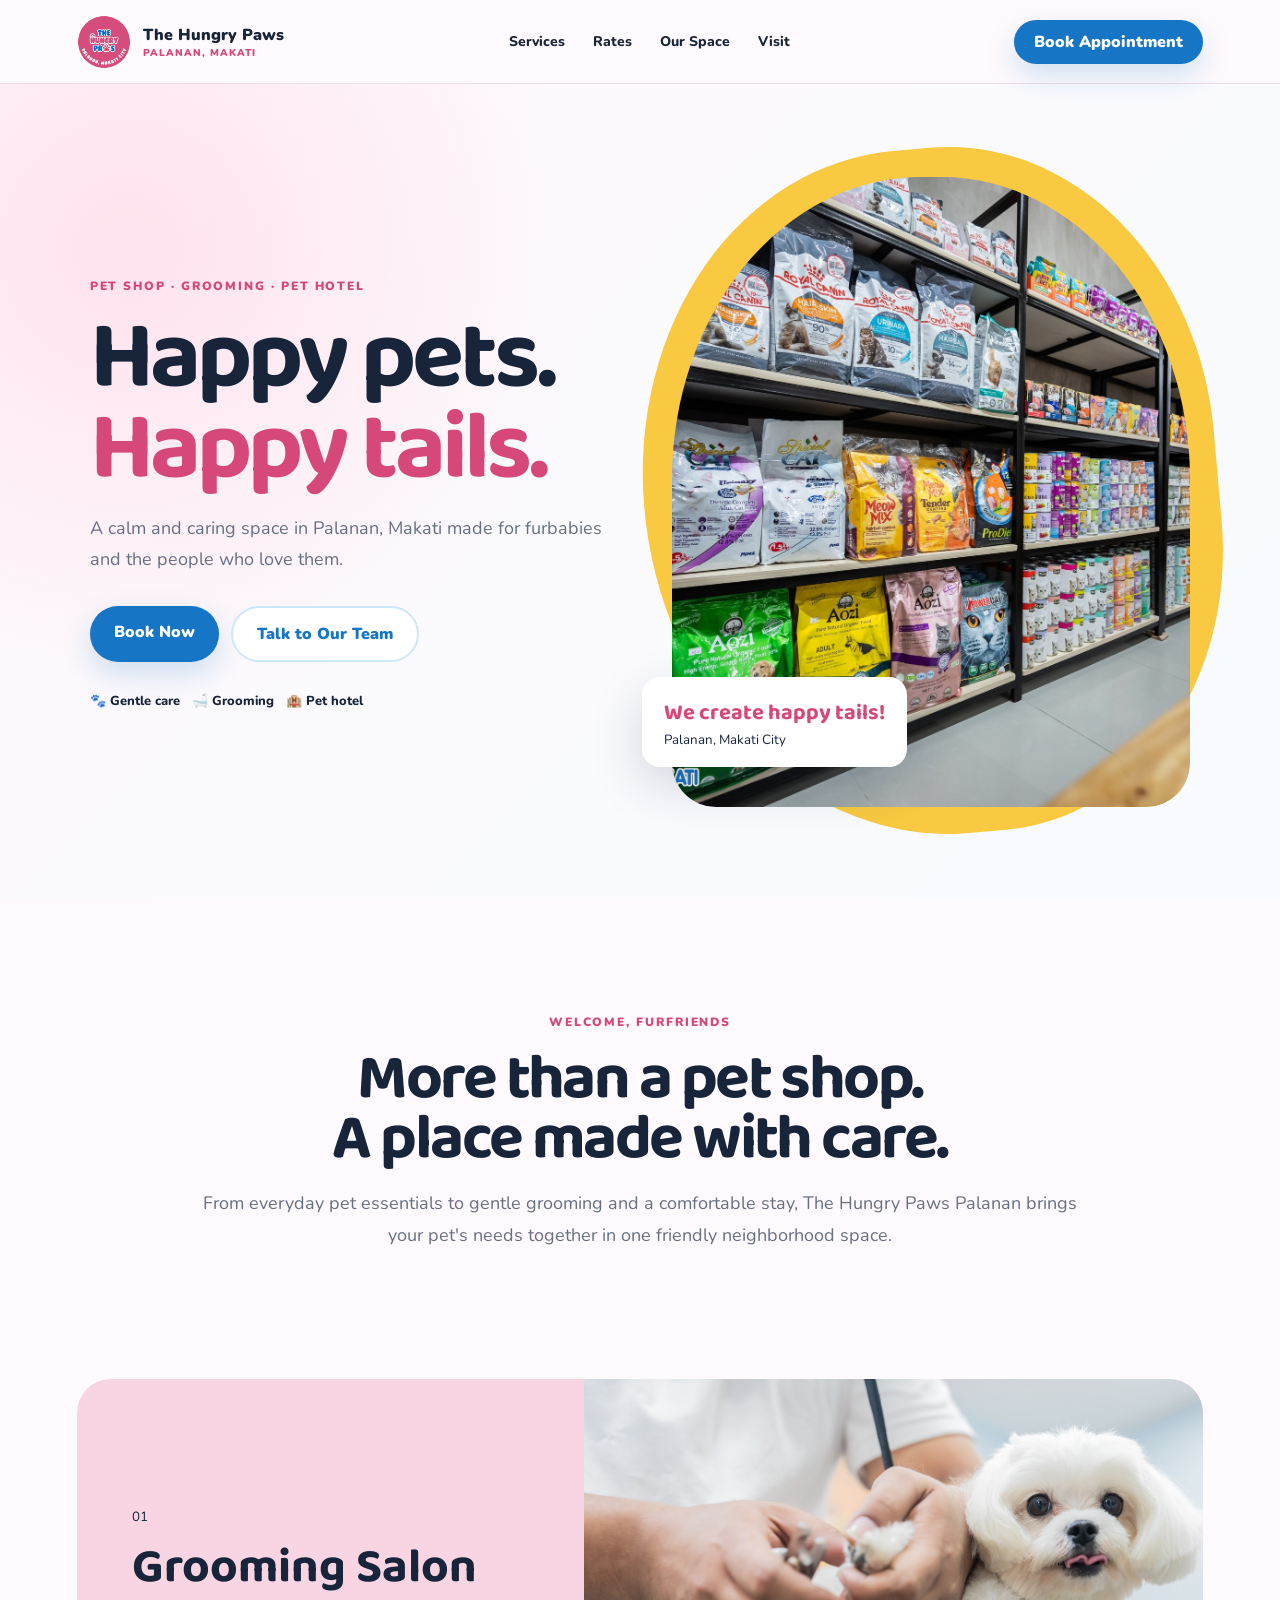
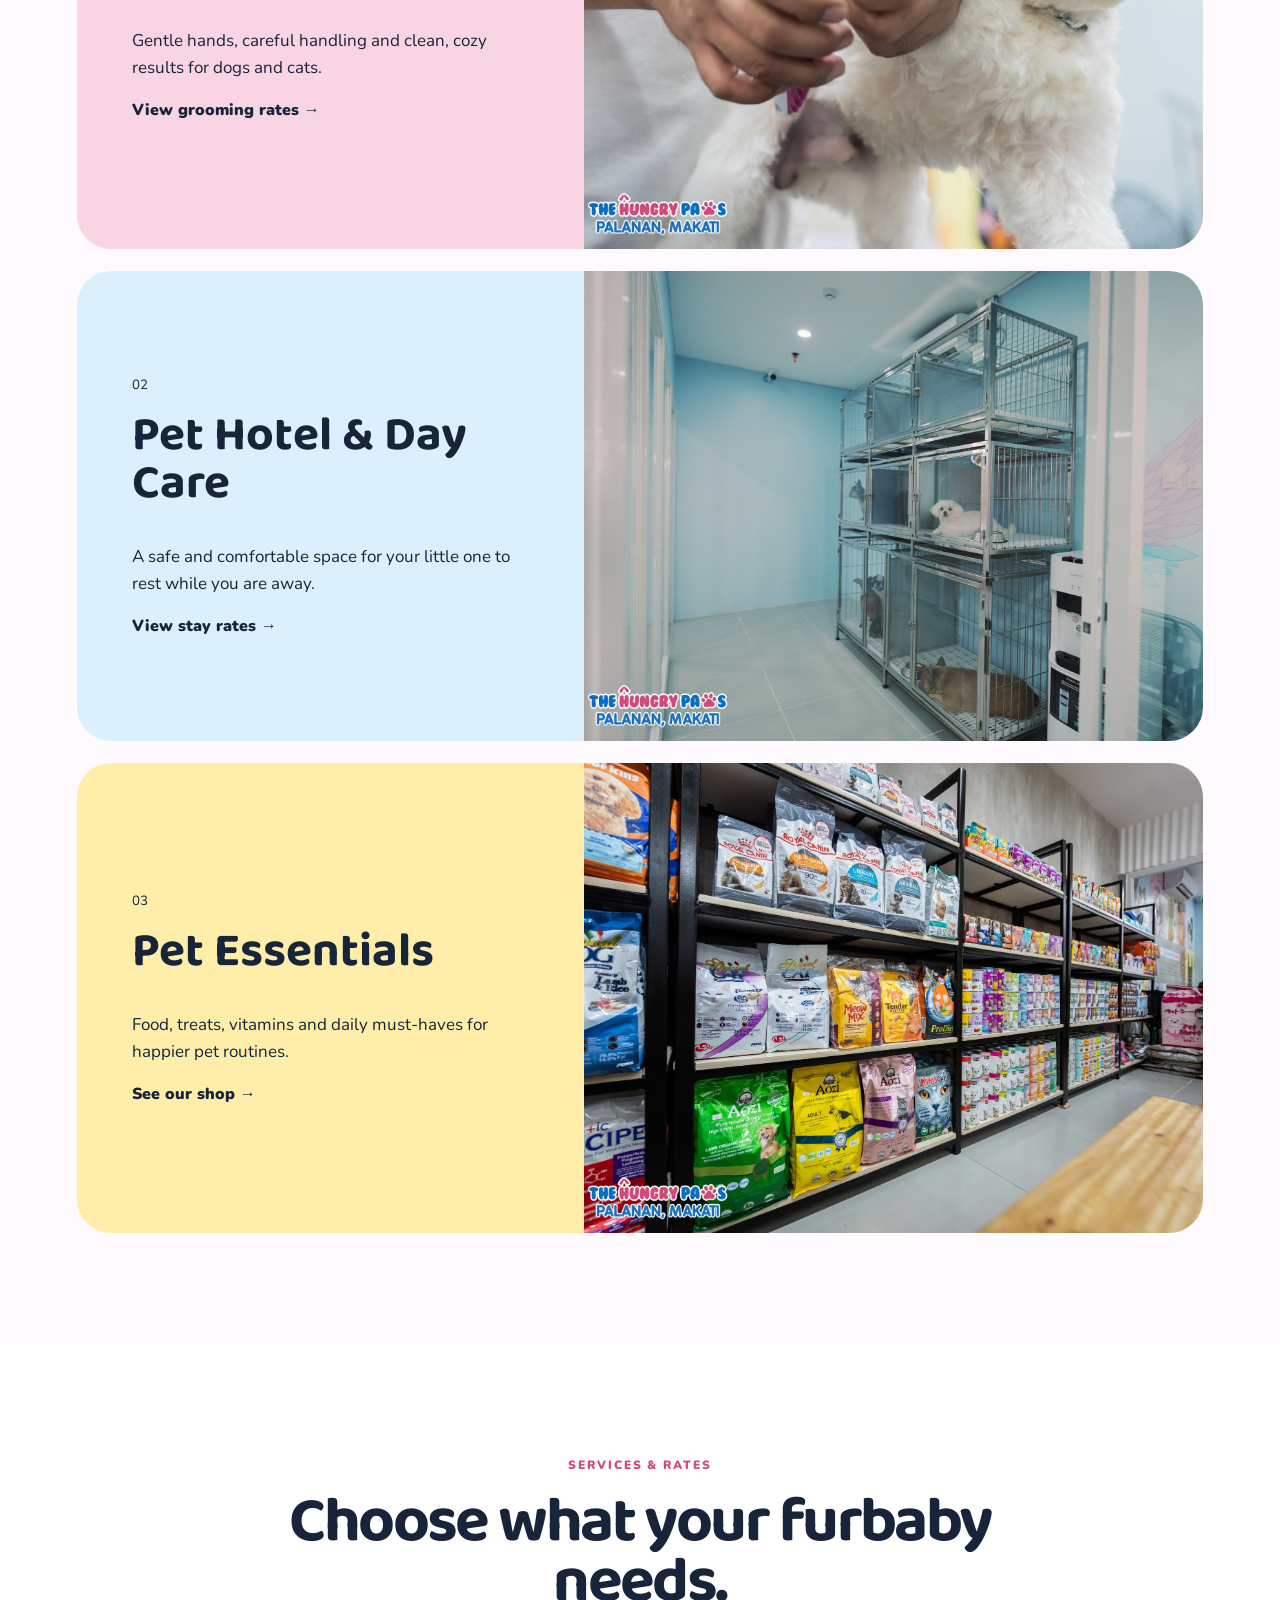
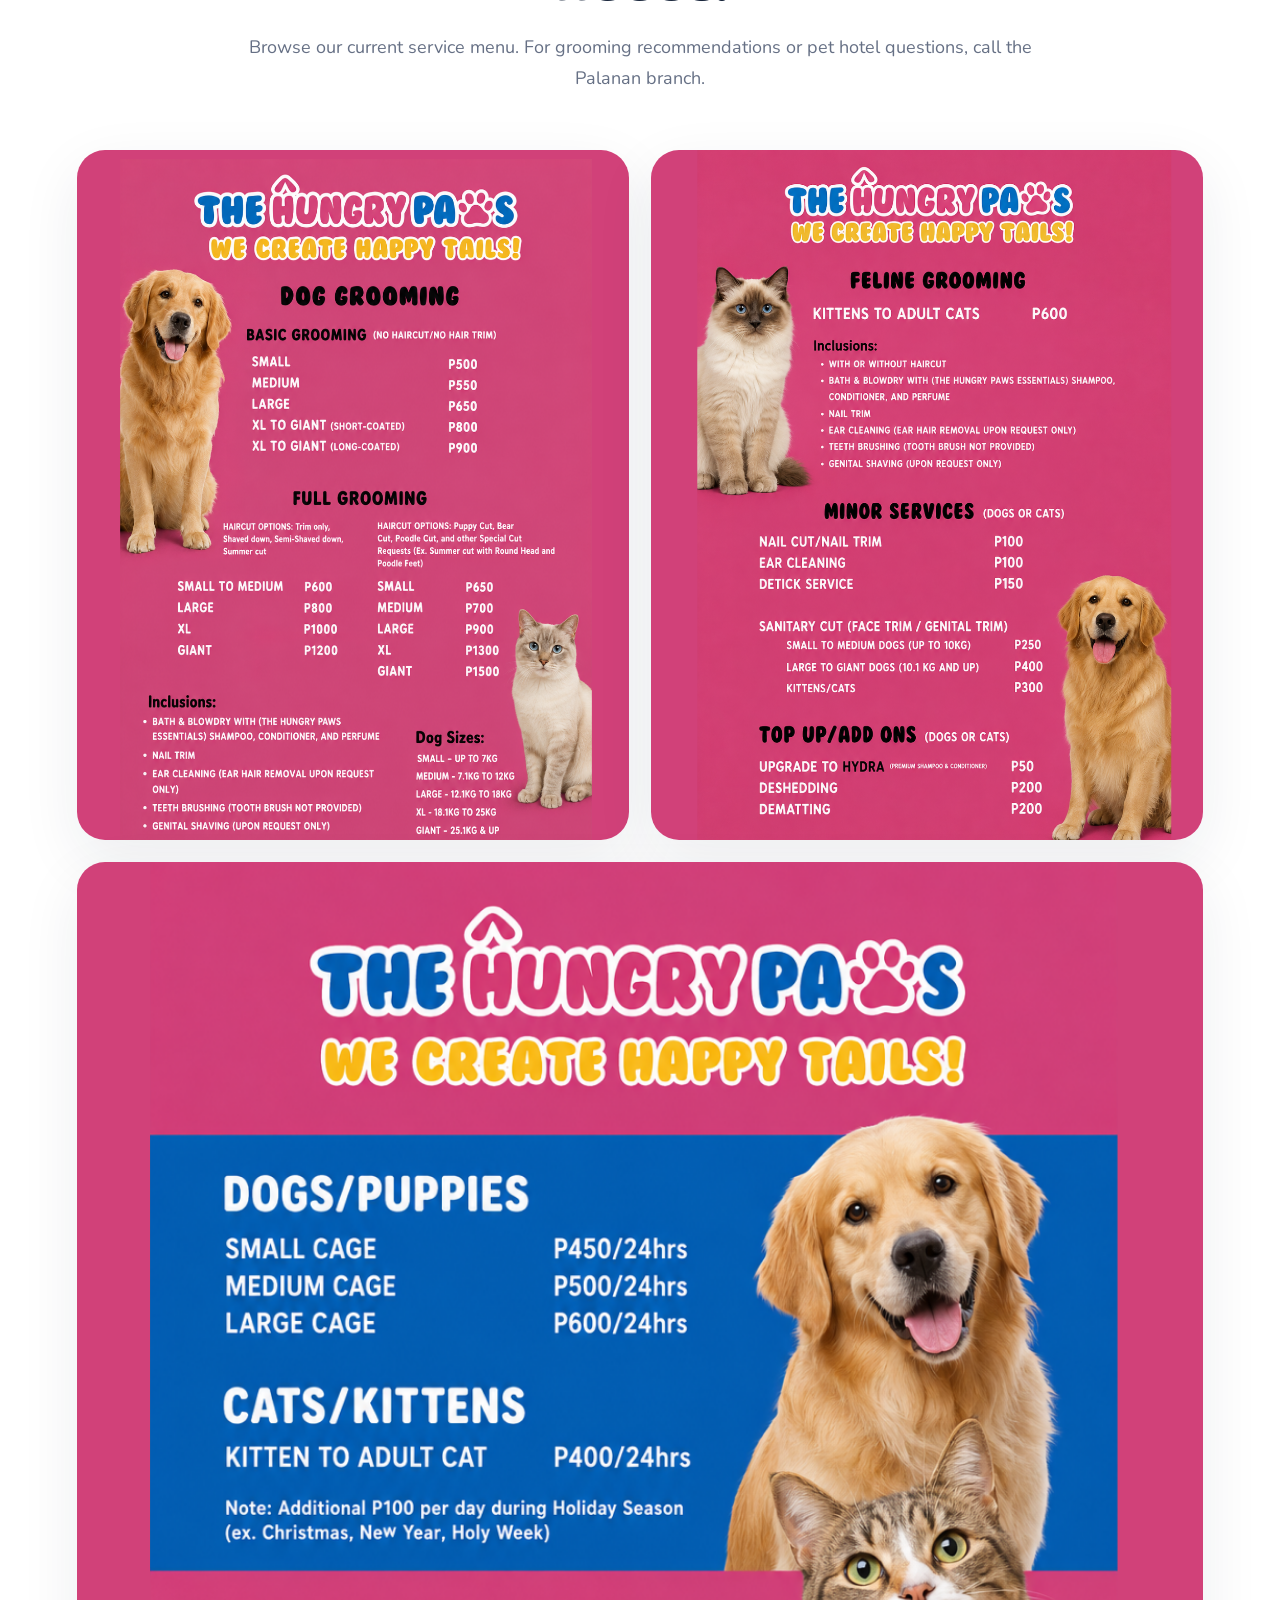
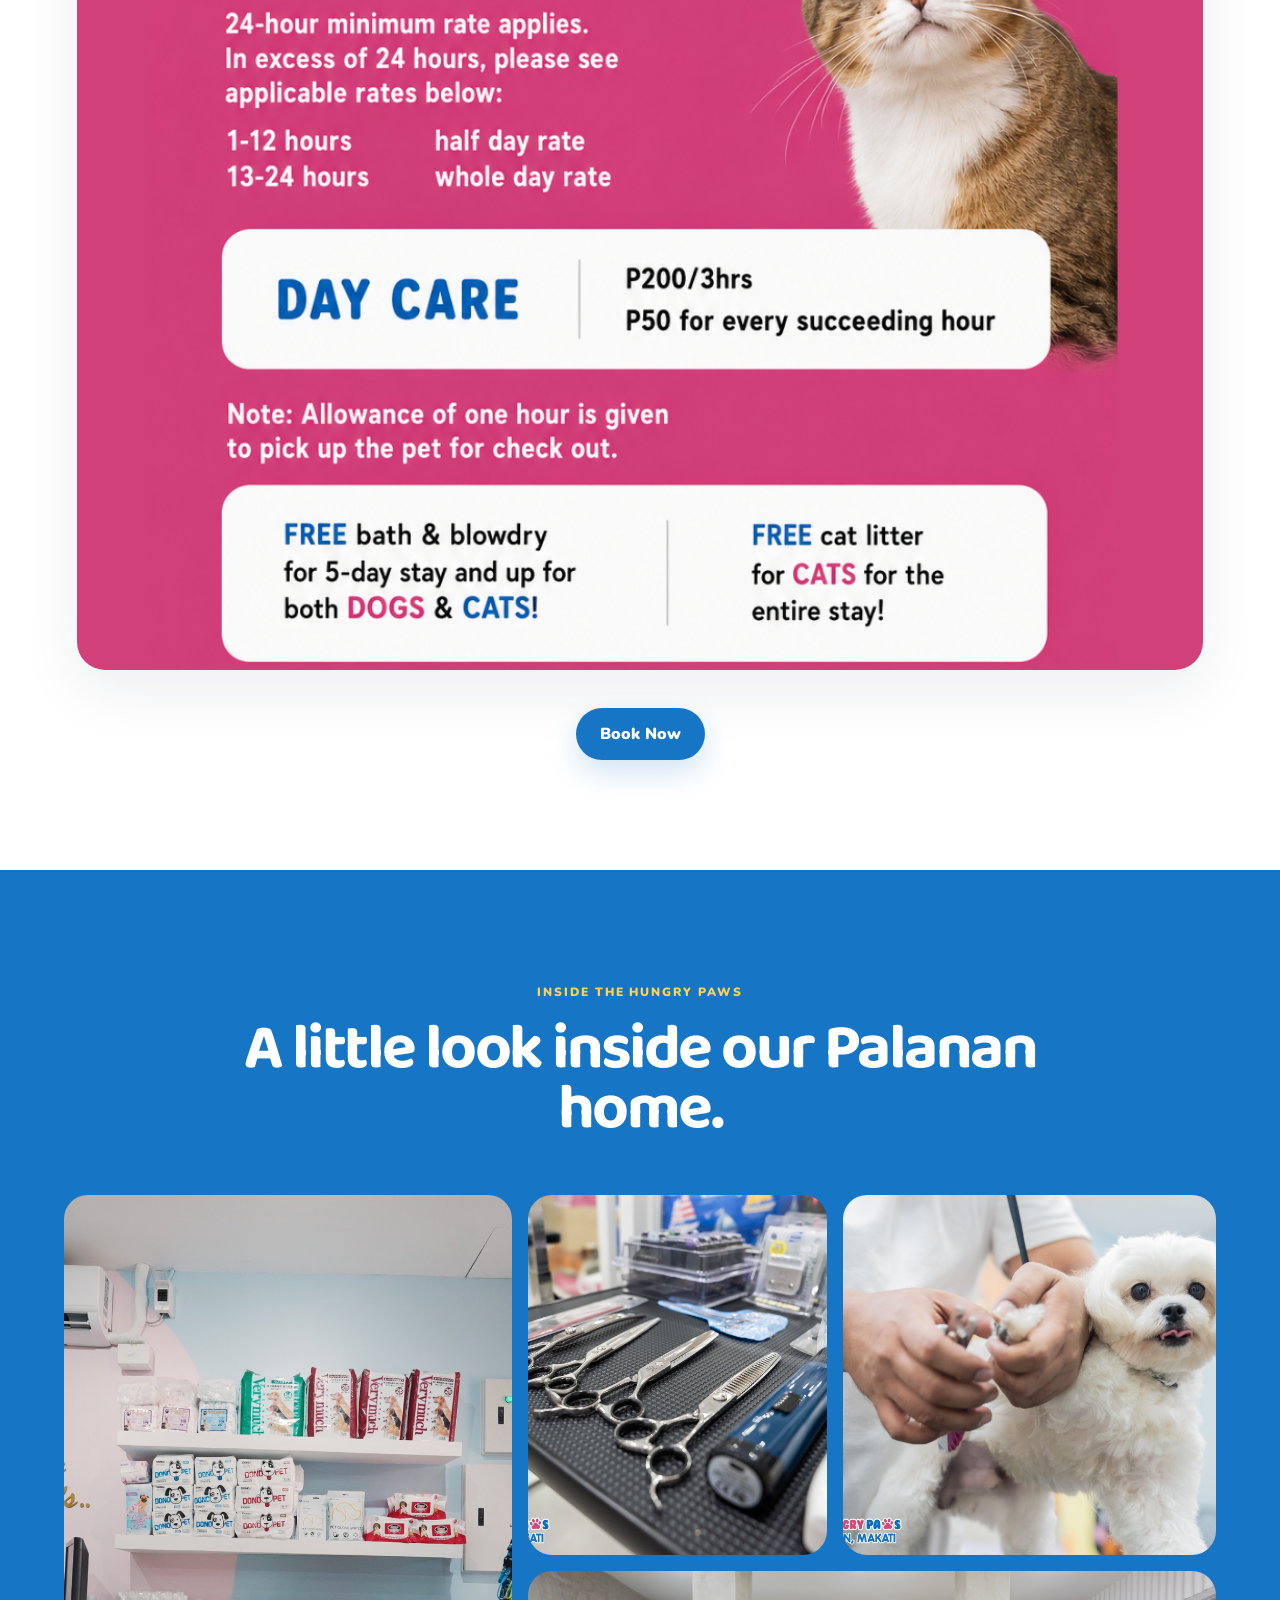
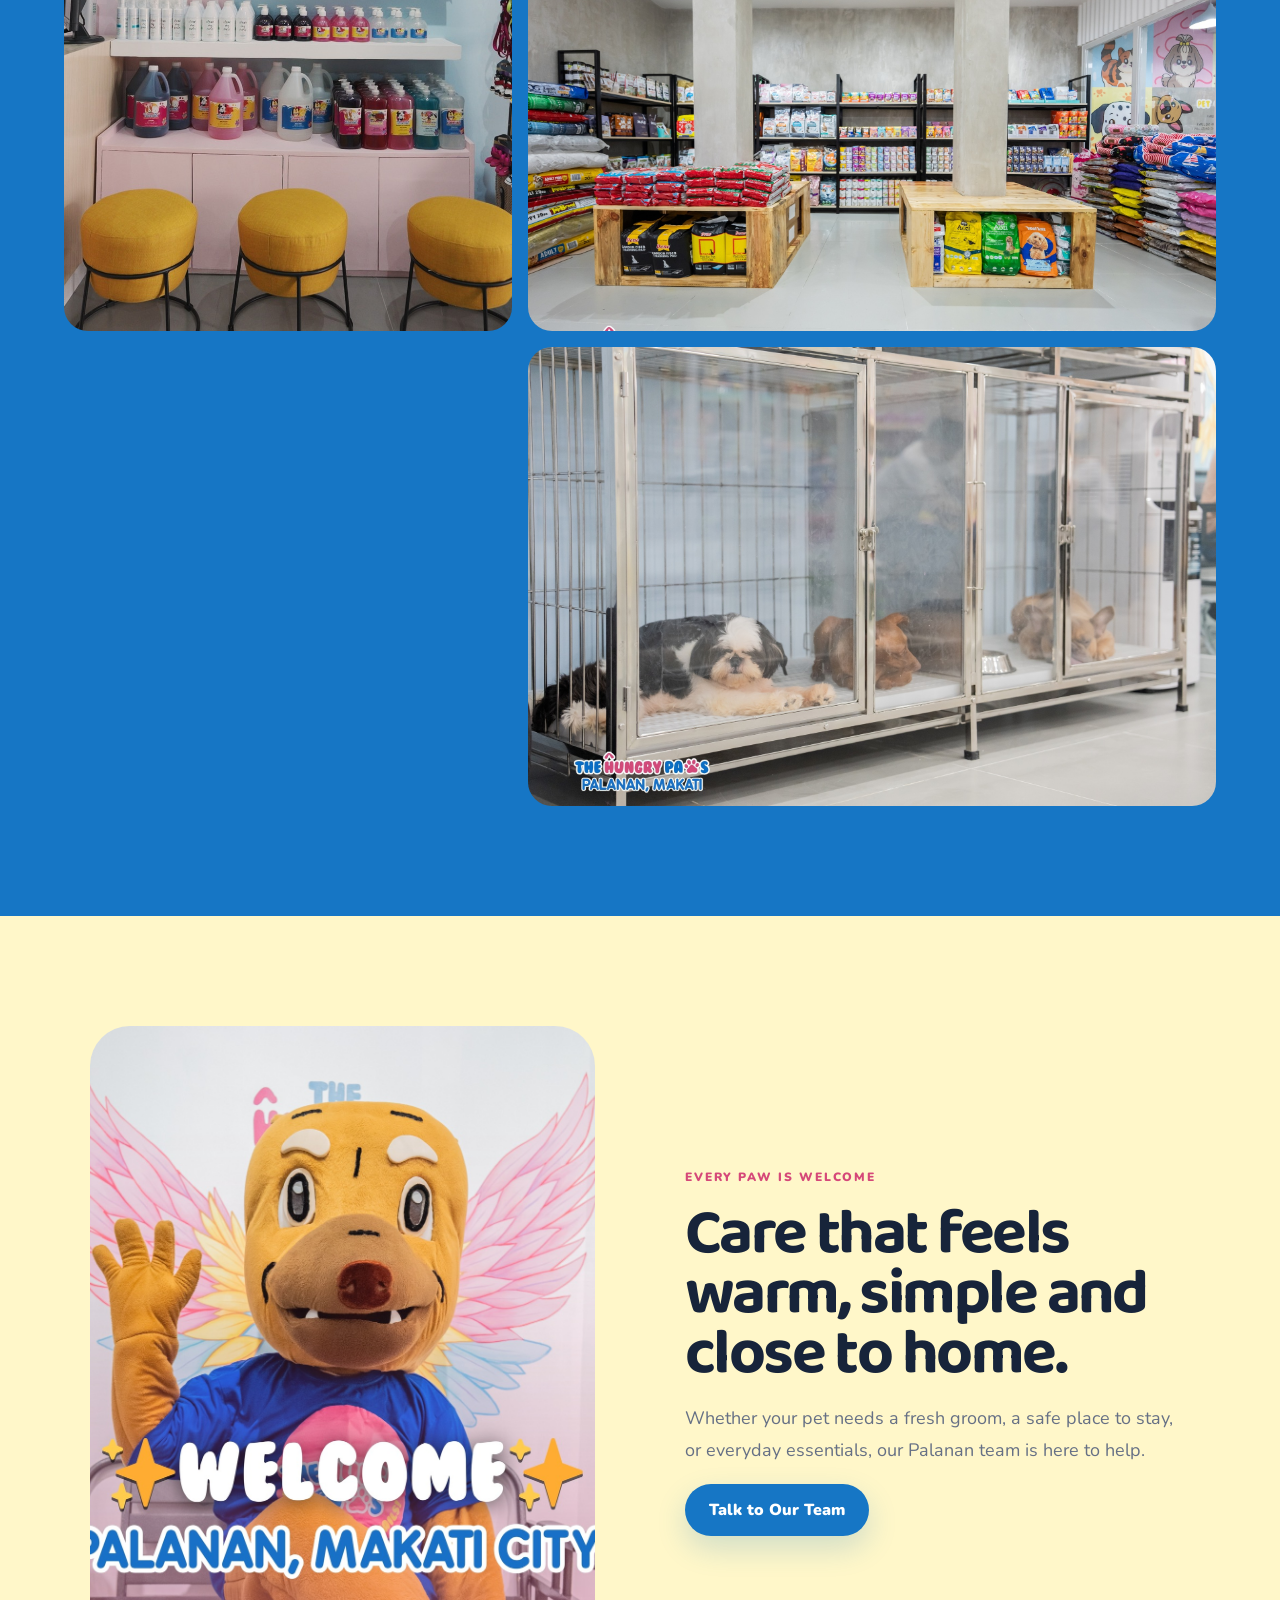
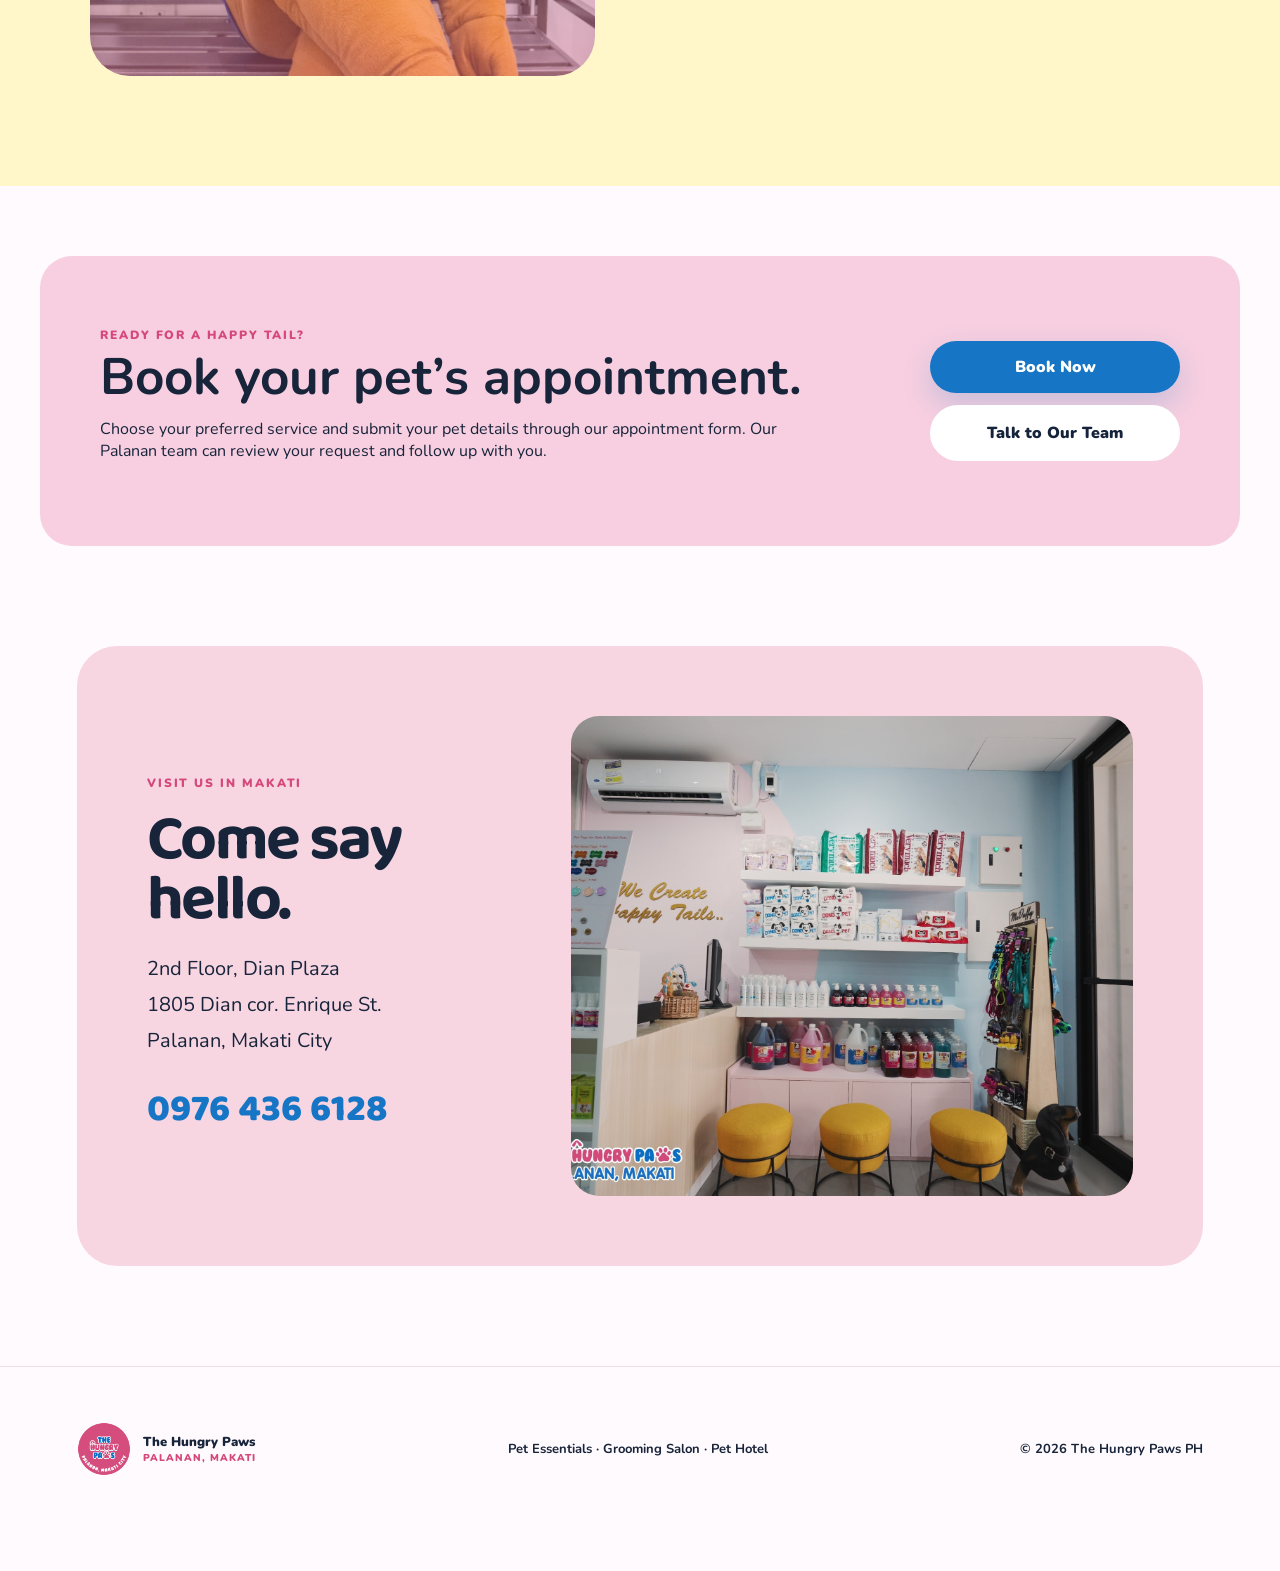
<file: index.html>
<!doctype html><html lang="en"><head><meta charset="utf-8"><meta name="viewport" content="width=device-width,initial-scale=1"><meta name="description" content="The Hungry Paws PH Palanan Makati pet grooming, pet hotel and pet shop."><title>The Hungry Paws Palanan | Makati</title><link rel="preconnect" href="https://fonts.googleapis.com"><link rel="preconnect" href="https://fonts.gstatic.com" crossorigin><link href="https://fonts.googleapis.com/css2?family=Baloo+2:wght@600;700;800&family=Nunito:wght@400;700;800;900&display=swap" rel="stylesheet"><link rel="stylesheet" href="style.css"></head><body>
<header><a class="brand" href="#top"><img src="assets/logo.jpg"><b>The Hungry Paws <small>Palanan, Makati</small></b></a><nav><a href="#services">Services</a><a href="#rates">Rates</a><a href="#space">Our Space</a><a href="#visit">Visit</a></nav><a class="btn mini booking-link" href="https://forms.gle/26qZEEqFuM4yJCnX7">Book Appointment</a></header>
<main id="top"><section class="hero"><div class="copy reveal"><span class="eyebrow">PET SHOP · GROOMING · PET HOTEL</span><h1>Happy pets.<br><em>Happy tails.</em></h1><p>A calm and caring space in Palanan, Makati made for furbabies and the people who love them.</p><div class="actions"><a class="btn booking-link" href="https://forms.gle/26qZEEqFuM4yJCnX7">Book Now</a><a class="btn ghost" href="https://www.facebook.com/THPPalananMakatiCity/" target="_blank" rel="noopener">Talk to Our Team</a></div><div class="trust">🐾 Gentle care &nbsp; 🛁 Grooming &nbsp; 🏨 Pet hotel</div></div><div class="heroimg reveal"><img src="assets/grooming-pet.jpg"><div class="float"><b>We create happy tails!</b><small>Palanan, Makati City</small></div></div></section>
<section class="intro reveal"><span class="eyebrow">WELCOME, FURFRIENDS</span><h2>More than a pet shop.<br>A place made with care.</h2><p>From everyday pet essentials to gentle grooming and a comfortable stay, The Hungry Paws Palanan brings your pet's needs together in one friendly neighborhood space.</p></section>
<section id="services" class="services"><article class="card pink reveal"><div><small>01</small><h3>Grooming Salon</h3><p>Gentle hands, careful handling and clean, cozy results for dogs and cats.</p><a href="#rates">View grooming rates →</a></div><img src="assets/pet-hotel.jpg"></article><article class="card blue reveal"><div><small>02</small><h3>Pet Hotel & Day Care</h3><p>A safe and comfortable space for your little one to rest while you are away.</p><a href="#rates">View stay rates →</a></div><img src="assets/reception.jpg"></article><article class="card yellow reveal"><div><small>03</small><h3>Pet Essentials</h3><p>Food, treats, vitamins and daily must-haves for happier pet routines.</p><a href="#space">See our shop →</a></div><img src="assets/grooming-pet.jpg"></article></section>
<section id="rates" class="rates"><div class="head reveal"><span class="eyebrow">SERVICES & RATES</span><h2>Choose what your furbaby needs.</h2><p>Browse our current service menu. For grooming recommendations or pet hotel questions, call the Palanan branch.</p></div><div class="rategrid"><img class="reveal" src="assets/dog-grooming.png"><img class="reveal" src="assets/feline-grooming.png"><img class="wide reveal" src="assets/hotel-rates.png"></div><div class="center"><a class="btn booking-link" href="https://forms.gle/26qZEEqFuM4yJCnX7">Book Now</a></div></section>
<section id="space" class="space"><div class="head light reveal"><span class="eyebrow">INSIDE THE HUNGRY PAWS</span><h2>A little look inside our Palanan home.</h2></div><div class="gallery"><img class="tall reveal" src="assets/shop-display.jpg"><img class="reveal" src="assets/shop-display-3.jpg"><img class="reveal" src="assets/pet-hotel.jpg"><img class="span reveal" src="assets/team.jpg"><img class="span reveal" src="assets/grooming-room.jpg"></div></section>
<section class="care"><img class="reveal" src="assets/pet-shop.jpg"><div class="reveal"><span class="eyebrow">EVERY PAW IS WELCOME</span><h2>Care that feels warm, simple and close to home.</h2><p>Whether your pet needs a fresh groom, a safe place to stay, or everyday essentials, our Palanan team is here to help.</p><a class="btn" href="https://www.facebook.com/THPPalananMakatiCity/" target="_blank" rel="noopener">Talk to Our Team</a></div></section>
<section id="booking" class="booking reveal"><div><span class="eyebrow">READY FOR A HAPPY TAIL?</span><h2>Book your pet’s appointment.</h2><p>Choose your preferred service and submit your pet details through our appointment form. Our Palanan team can review your request and follow up with you.</p></div><div class="actions"><a class="btn booking-link" href="https://forms.gle/26qZEEqFuM4yJCnX7">Book Now</a><a class="btn ghost" href="https://www.facebook.com/THPPalananMakatiCity/" target="_blank" rel="noopener">Talk to Our Team</a></div></section>
<section id="visit" class="visit reveal"><div><span class="eyebrow">VISIT US IN MAKATI</span><h2>Come say hello.</h2><p>2nd Floor, Dian Plaza<br>1805 Dian cor. Enrique St.<br>Palanan, Makati City</p><a class="phone" href="tel:09764366128">0976 436 6128</a></div><img src="assets/shop-display.jpg"></section></main>
<footer><div class="brand"><img src="assets/logo.jpg"><b>The Hungry Paws <small>Palanan, Makati</small></b></div><p>Pet Essentials · Grooming Salon · Pet Hotel</p><p>© <span id="year"></span> The Hungry Paws PH</p></footer><a class="mobile booking-link" href="https://forms.gle/26qZEEqFuM4yJCnX7">🐾 Book Now</a><script src="script.js"></script></body></html>
</file>
<file: style.css>
*{box-sizing:border-box}html{scroll-behavior:smooth}body{margin:0;background:#fffafd;color:#17243a;font-family:Nunito,sans-serif}img{width:100%;display:block}a{text-decoration:none;color:inherit}header{height:84px;padding:0 6vw;display:flex;align-items:center;justify-content:space-between;position:sticky;top:0;z-index:20;background:#fffafdeF;backdrop-filter:blur(14px);border-bottom:1px solid #f3dce5}.brand{display:flex;align-items:center;gap:12px}.brand img{width:54px;height:54px;object-fit:cover;border-radius:50%}.brand b{font-weight:900}.brand small{display:block;color:#d54879;text-transform:uppercase;letter-spacing:.1em;font-size:10px}nav{display:flex;gap:28px;font-weight:800;font-size:14px}.btn{display:inline-flex;justify-content:center;background:#1676c5;color:#fff;padding:15px 24px;border-radius:999px;font-weight:900;box-shadow:0 12px 30px #1676c533;transition:.25s}.btn:hover{transform:translateY(-2px)}.mini{padding:11px 20px}.ghost{background:#fff;color:#1676c5;border:2px solid #cde7fa;box-shadow:none}.hero{min-height:calc(100vh - 84px);display:grid;grid-template-columns:1fr 1fr;align-items:center;padding:5vw 7vw;gap:5vw;background:radial-gradient(circle at 10% 20%,#ffe2ed,transparent 35%),linear-gradient(135deg,#fffafd,#f7fbff);overflow:hidden}.eyebrow{color:#d54879;font-weight:900;letter-spacing:.16em;font-size:12px}.hero h1,.intro h2,.head h2,.care h2,.visit h2{font-family:'Baloo 2';line-height:.94;margin:18px 0;letter-spacing:-.04em}.hero h1{font-size:clamp(60px,7.5vw,118px)}.hero h1 em{color:#d54879;font-style:normal}.copy>p,.intro p,.head p,.care p{color:#667085;font-size:18px;line-height:1.75}.actions{display:flex;gap:12px;margin:30px 0}.trust{font-size:13px;font-weight:800}.heroimg{position:relative}.heroimg:before{content:"";position:absolute;inset:-28px;background:#f8c941;border-radius:52% 48% 45% 55%;transform:rotate(-5deg)}.heroimg>img{position:relative;height:70vh;object-fit:cover;border-radius:48% 48% 44px 44px}.float{position:absolute;left:-30px;bottom:40px;background:#fff;padding:18px 22px;border-radius:18px;box-shadow:0 18px 50px #1e2a402d;display:flex;flex-direction:column}.float b{font-family:'Baloo 2';font-size:22px;color:#d54879}.intro{padding:110px 20px;text-align:center;max-width:940px;margin:auto}.intro h2,.head h2,.care h2,.visit h2{font-size:clamp(44px,5vw,76px)}.services{padding:0 6vw 110px;display:grid;gap:22px}.card{min-height:470px;border-radius:34px;overflow:hidden;display:grid;grid-template-columns:.9fr 1.1fr}.card>div{padding:55px;display:flex;flex-direction:column;align-items:flex-start;justify-content:center}.card h3{font-family:'Baloo 2';font-size:48px;line-height:1;margin:18px 0}.card p{font-size:17px;line-height:1.6}.card a{font-weight:900}.card img{height:100%;object-fit:cover}.pink{background:#f9d5e3}.blue{background:#dceffc}.yellow{background:#ffedaa}.rates{padding:110px 6vw;background:#fff}.head{text-align:center;max-width:820px;margin:0 auto 55px}.rategrid{display:grid;grid-template-columns:1fr 1fr;gap:22px;max-width:1180px;margin:auto}.rategrid img{border-radius:28px;box-shadow:0 20px 60px #1e2a4014}.rategrid .wide{grid-column:1/-1}.center{text-align:center;margin-top:38px}.space{background:#1676c5;padding:110px 5vw}.light{color:#fff}.light .eyebrow{color:#ffd34e}.gallery{display:grid;grid-template-columns:1.2fr .8fr 1fr;grid-template-rows:360px 360px;gap:16px;max-width:1400px;margin:auto}.gallery img{height:100%;object-fit:cover;border-radius:24px}.gallery .tall{grid-row:1/3}.gallery .span{grid-column:2/4}.care{padding:110px 7vw;display:grid;grid-template-columns:1fr 1fr;align-items:center;gap:7vw;background:#fff7c9}.care>img{height:650px;object-fit:cover;border-radius:40px}.visit{margin:100px 6vw;padding:70px;background:#f7d6e2;border-radius:40px;display:grid;grid-template-columns:.8fr 1.2fr;align-items:center;gap:50px}.visit p{font-size:20px;line-height:1.8}.visit>img{height:480px;object-fit:cover;border-radius:28px}.phone{font-family:'Baloo 2';font-size:38px;color:#1676c5;font-weight:800}footer{padding:55px 6vw 95px;display:flex;align-items:center;justify-content:space-between;gap:25px;border-top:1px solid #f0dce4;font-size:13px;font-weight:700}.mobile{display:none}.reveal{opacity:0;transform:translateY(28px);transition:.8s}.reveal.visible{opacity:1;transform:none}@media(max-width:850px){header{height:72px;padding:0 18px}nav,header>.btn{display:none}.brand img{width:46px;height:46px}.hero{grid-template-columns:1fr;padding:60px 22px 80px}.hero h1{font-size:62px}.heroimg>img{height:520px}.float{left:10px}.actions{flex-direction:column}.intro{padding:80px 24px}.services{padding:0 18px 80px}.card{grid-template-columns:1fr}.card>div{padding:38px 30px}.card h3{font-size:42px}.card img{height:330px}.rates{padding:80px 18px}.rategrid{grid-template-columns:1fr}.rategrid .wide{grid-column:auto}.space{padding:80px 18px}.gallery{grid-template-columns:1fr 1fr;grid-template-rows:300px 260px 260px}.gallery .tall{grid-row:auto;grid-column:1/3}.gallery .span{grid-column:auto}.gallery .span:last-child{grid-column:1/3}.care{grid-template-columns:1fr;padding:80px 22px}.care>img{height:500px}.visit{margin:60px 18px;padding:38px 25px;grid-template-columns:1fr}.visit>img{height:340px}footer{flex-direction:column;text-align:center;padding-bottom:100px}.mobile{display:block;position:fixed;z-index:30;bottom:14px;left:14px;right:14px;text-align:center;background:#d54879;color:#fff;padding:15px;border-radius:999px;font-weight:900;box-shadow:0 15px 35px #d5487955}}

.booking{margin:70px auto;max-width:1200px;padding:55px 60px;border-radius:32px;background:#f7cfe0;display:flex;align-items:center;justify-content:space-between;gap:40px}.booking h2{margin:8px 0 12px;font-size:clamp(2.2rem,4vw,4.4rem);line-height:.95}.booking p{max-width:720px}.booking .actions{min-width:250px;display:flex;flex-direction:column}.booking .ghost{background:#fff;color:#15243b;border-color:#fff}@media(max-width:800px){.booking{margin:45px 18px;padding:36px 24px;display:block}.booking .actions{margin-top:24px;min-width:0}}
</file>
